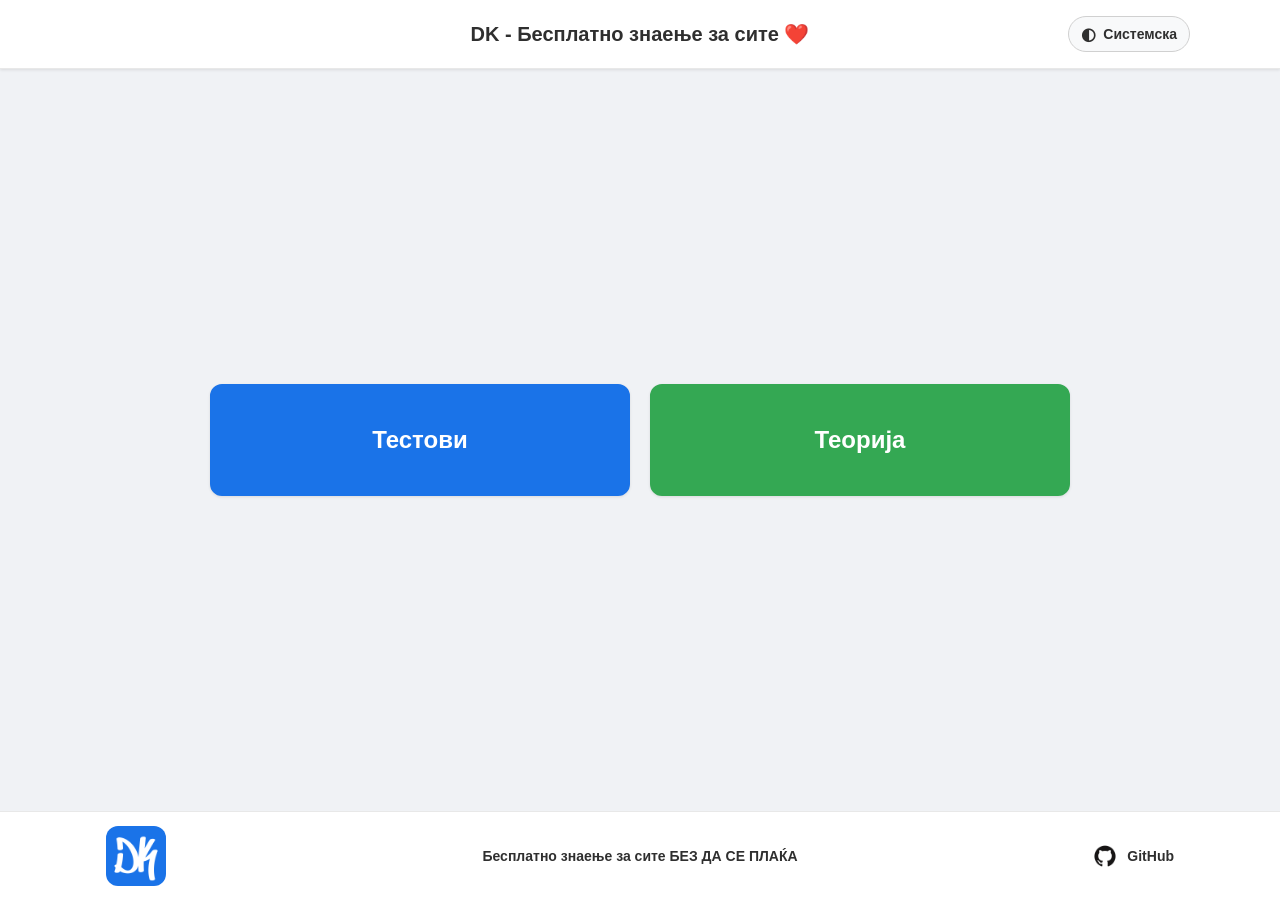
<file: index.html>
<!doctype html>
<html lang="mk">
  <head>
    <meta charset="UTF-8" />
    <meta name="viewport" content="width=device-width, initial-scale=1.0" />
    <link rel="icon" type="image/png" href="assets/images/white dk logo.png" />
    <title>Почетна - Теорија за возачка</title>
    <link rel="stylesheet" href="assets/css/styles.css" />
  </head>
  <body class="home-page">
    <header class="header">
      <nav class="navbar" aria-label="Главна навигација">
        <h1>DK - Бесплатно знаење за сите ❤️</h1>
        <div class="navbar-theme">
          <button class="theme-button" id="themeToggle" type="button" aria-label="Промени тема">
            <span class="theme-icon" aria-hidden="true"></span>
            <span class="theme-name"></span>
          </button>
        </div>
      </nav>
    </header>
    <main class="home-spacer">
      <nav class="home-footer" aria-label="Изберете дел">
        <a class="home-button" href="testovi.html">Тестови</a>
        <a class="home-button home-button-secondary" href="teorija.html">Теорија</a>
      </nav>
    </main>
    <footer class="site-footer">
      <div class="footer-logo">
        <img src="assets/images/white dk logo.png" alt="DK" />
      </div>
      <p class="footer-message">Бесплатно знаење за сите БЕЗ ДА СЕ ПЛАЌА</p>
      <a class="footer-github" href="https://github.com/dule-d" target="_blank" rel="noopener noreferrer">
        <img src="assets/images/github-logo.png" alt="" />
        <span>GitHub</span>
      </a>
    </footer>
    <script src="assets/js/site.js" defer></script>
  </body>
</html>
</file>
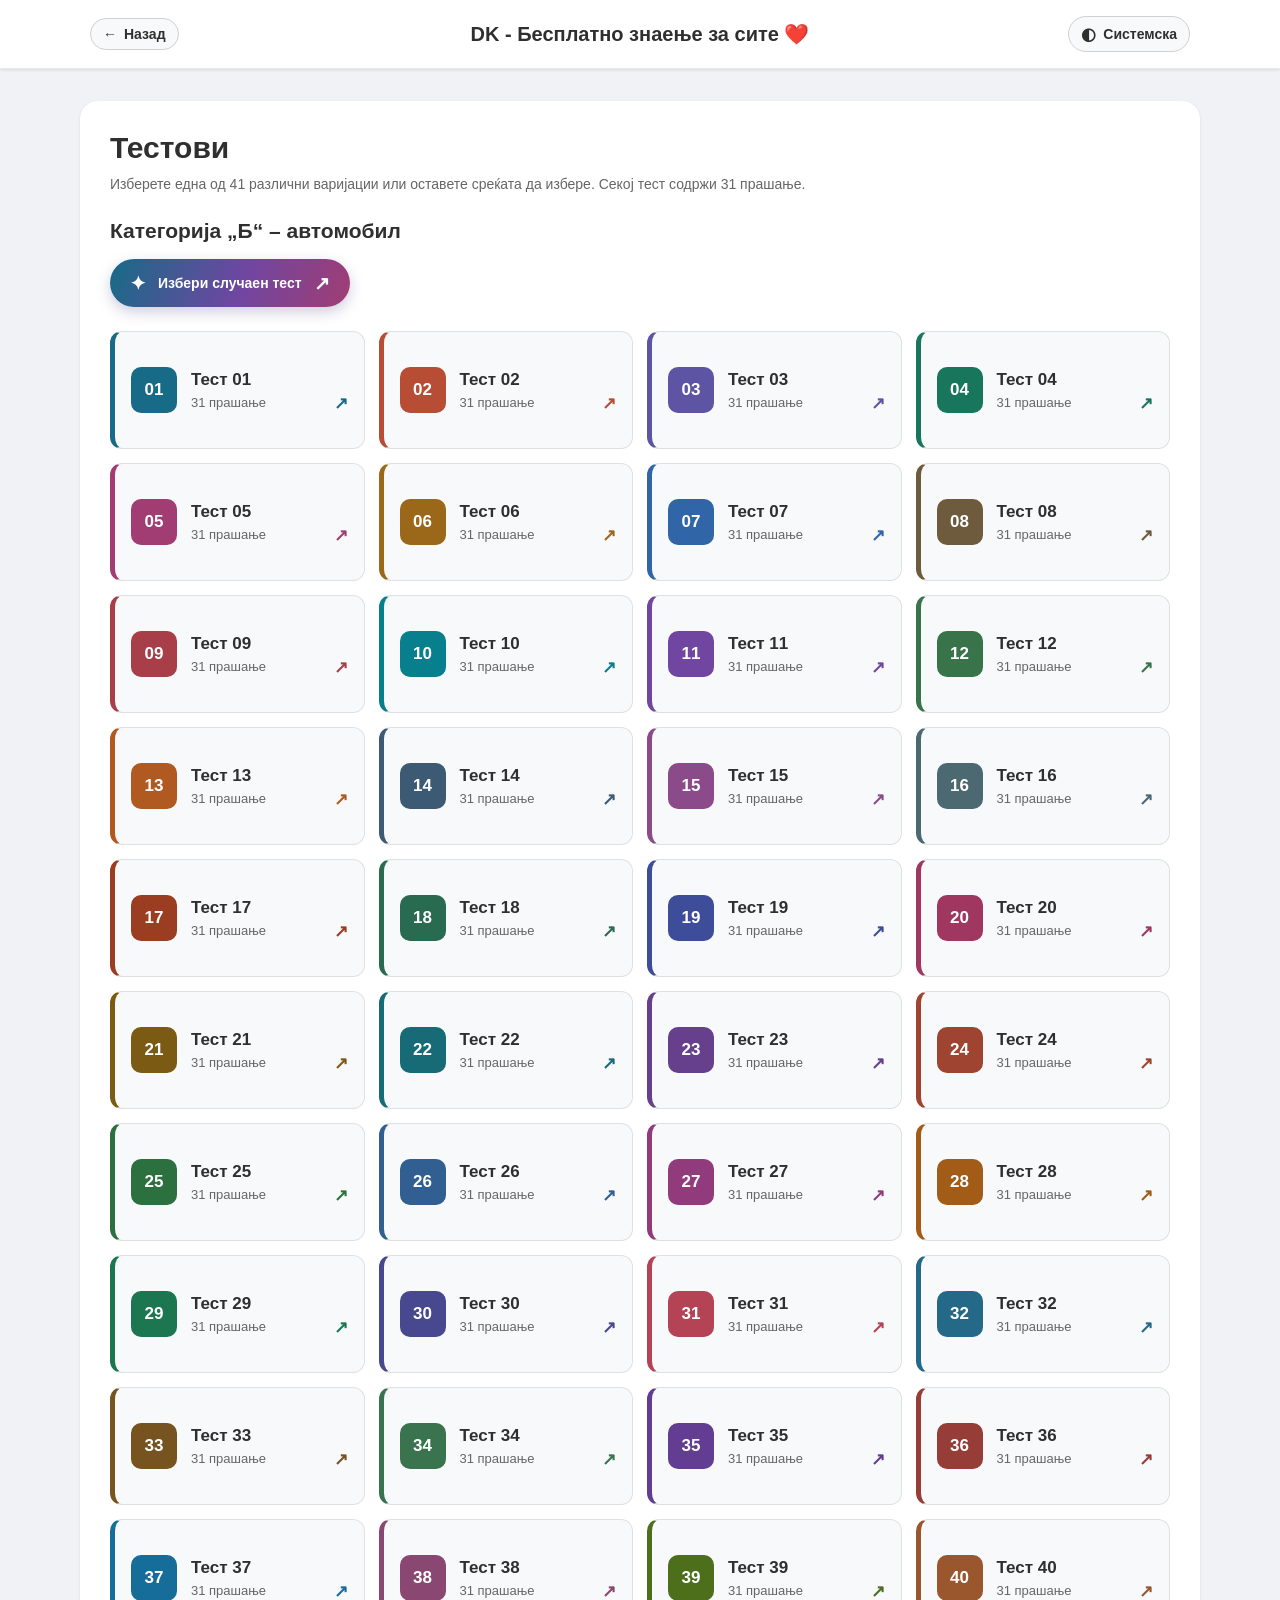
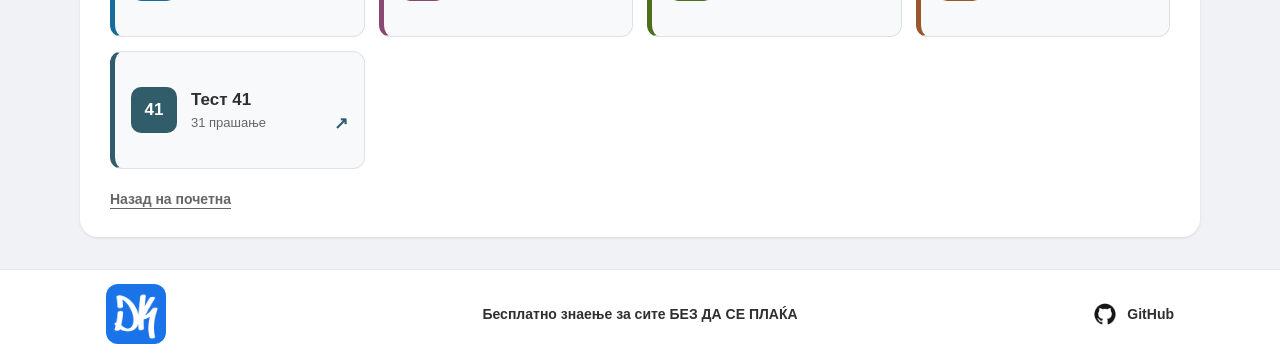
<file: testovi.html>
<!doctype html>
<html lang="mk">
  <head>
    <meta charset="UTF-8" />
    <meta name="viewport" content="width=device-width, initial-scale=1.0" />
    <link rel="icon" type="image/png" href="assets/images/white dk logo.png" />
    <title>Тестови - Теорија за возачка</title>
    <link rel="stylesheet" href="assets/css/styles.css" />
    <link rel="stylesheet" href="test/test.css" />
  </head>
  <body class="testovi-page">
    <header class="header">
      <nav class="navbar" aria-label="Главна навигација">
        <a class="navbar-back" href="index.html" aria-label="Назад на почетна">
          <span aria-hidden="true">&larr;</span>
          <span>Назад</span>
        </a>
        <h1>DK - Бесплатно знаење за сите ❤️</h1>
        <div class="navbar-theme">
          <button class="theme-button" id="themeToggle" type="button" aria-label="Промени тема">
            <span class="theme-icon" aria-hidden="true"></span>
            <span class="theme-name"></span>
          </button>
        </div>
      </nav>
    </header>
    <main class="page-main">
      <section class="test-selector">
        <h2>Тестови</h2>
        <p>Изберете една од 41 различни варијации или оставете среќата да избере. Секој тест содржи 31 прашање.</p>
        <section class="test-category" data-category="Б" aria-labelledby="category-b-title">
          <h3 id="category-b-title">Категорија „Б“ – автомобил</h3>
          <button id="randomTest" class="random-test-button" type="button">
            <span aria-hidden="true">✦</span>
            Избери случаен тест
            <span class="random-test-arrow" aria-hidden="true">↗</span>
          </button>
          <div class="test-card-grid" aria-label="Тестови за категорија Б">
          </div>
        </section>
        <a class="test-selector-back" href="index.html">Назад на почетна</a>
      </section>
    </main>
    <footer class="site-footer">
      <div class="footer-logo">
        <img src="assets/images/white dk logo.png" alt="DK" />
      </div>
      <p class="footer-message">Бесплатно знаење за сите БЕЗ ДА СЕ ПЛАЌА</p>
      <a class="footer-github" href="https://github.com/dule-d" target="_blank" rel="noopener noreferrer">
        <img src="assets/images/github-logo.png" alt="" />
        <span>GitHub</span>
      </a>
    </footer>
    <script src="assets/js/site.js" defer></script>
    <script src="test/themes.js" defer></script>
    <script src="test/test-selector.js" defer></script>
  </body>
</html>
</file>
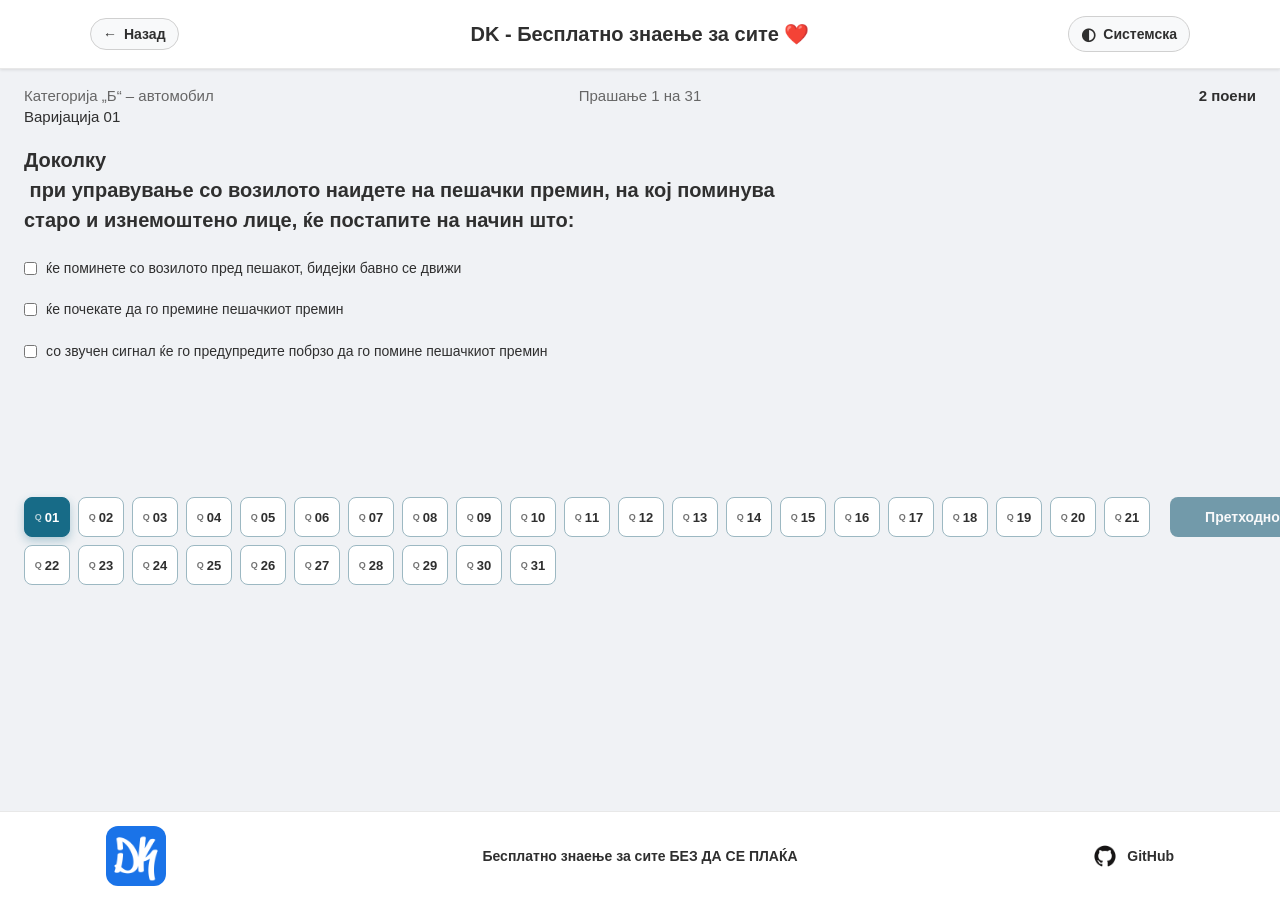
<file: test/test.html>
<!doctype html>
<html lang="mk">
  <head>
    <meta charset="UTF-8" />
    <meta name="viewport" content="width=device-width, initial-scale=1.0" />
    <link rel="icon" type="image/png" href="../assets/images/white dk logo.png" />
    <title>Тест за вежбање - Теорија за возачка</title>
    <link rel="stylesheet" href="../assets/css/styles.css" />
    <link rel="stylesheet" href="test.css" />
  </head>
  <body class="practice-test-page">
    <header class="header">
      <nav class="navbar" aria-label="Главна навигација">
        <a class="navbar-back" href="../testovi.html" aria-label="Назад на тестови">
          <span aria-hidden="true">&larr;</span>
          <span>Назад</span>
        </a>
        <h1>DK - Бесплатно знаење за сите ❤️</h1>
        <div class="navbar-theme">
          <button class="theme-button" id="themeToggle" type="button" aria-label="Промени тема">
            <span class="theme-icon" aria-hidden="true"></span>
            <span class="theme-name"></span>
          </button>
        </div>
      </nav>
    </header>

    <main class="exam-main">
      <div id="testStatus" class="test-status" role="status" aria-live="polite">
        Прашањата се вчитуваат...
      </div>
      <section id="exam" class="exam" aria-label="Тест со 31 прашање" hidden>
        <div class="exam-meta">
          <div class="exam-category">Категорија „Б“ – автомобил <span id="testVariation">Варијација 01</span></div>
          <div id="questionProgress" class="exam-progress">Прашање 1 на 31</div>
          <div id="questionPoints" class="exam-points">0 поени</div>
        </div>
        <section id="questionPanel" class="question-panel" aria-live="polite" tabindex="-1"></section>
        <div id="resultPanel" class="result-panel" role="status" hidden></div>
        <nav class="exam-navigation" aria-label="Навигација низ прашањата">
          <div id="questionNumbers" class="question-numbers"></div>
          <div class="exam-actions">
            <button id="previousQuestion" class="exam-button exam-button-muted" type="button">Претходно</button>
            <button id="nextQuestion" class="exam-button" type="button">Следно</button>
            <button id="finishTest" class="exam-button exam-button-finish" type="button">Заврши тест</button>
          </div>
        </nav>
      </section>
    </main>

    <footer class="site-footer">
      <div class="footer-logo">
        <img src="../assets/images/white dk logo.png" alt="DK" />
      </div>
      <p class="footer-message">Бесплатно знаење за сите БЕЗ ДА СЕ ПЛАЌА</p>
      <a class="footer-github" href="https://github.com/dule-d" target="_blank" rel="noopener noreferrer">
        <img src="../assets/images/github-logo.png" alt="" />
        <span>GitHub</span>
      </a>
    </footer>
    <script src="../assets/js/site.js" defer></script>
    <script src="themes.js" defer></script>
    <script src="test.js" defer></script>
  </body>
</html>
</file>
<file: assets/css/styles.css>
:root {
  color-scheme: light;
  --page-bg: #f0f2f5;
  --surface: #fff;
  --surface-muted: #f8f9fa;
  --surface-hover: #f5f5f5;
  --text: #2f2f2f;
  --text-muted: #666;
  --text-subtle: #888;
  --border: #d0d0d0;
  --border-soft: #e0e0e0;
  --border-muted: #e8e8e8;
  --primary: #1a73e8;
  --primary-hover: #e8f0fe;
  --success: #34a853;
  --success-bg: #e6f4ea;
  --error: #ea4335;
  --error-bg: #fce8e6;
  --reveal-bg: #fff8e1;
  --reveal-border: #ffe082;
  --github-logo-filter: none;
  --shadow: 0 1px 3px rgba(0, 0, 0, 0.1);
}
[data-theme="dark"] {
  color-scheme: dark;
  --page-bg: #151a22;
  --surface: #202733;
  --surface-muted: #283240;
  --surface-hover: #303c4c;
  --text: #e7edf5;
  --text-muted: #b0bdcd;
  --text-subtle: #98a7b9;
  --border: #536174;
  --border-soft: #465365;
  --border-muted: #3a4656;
  --primary: #79adff;
  --primary-hover: #293d59;
  --success: #56c276;
  --success-bg: #203c31;
  --error: #ff746c;
  --error-bg: #482d32;
  --reveal-bg: #443c29;
  --reveal-border: #71613c;
  --github-logo-filter: invert(1);
  --shadow: 0 2px 8px rgba(0, 0, 0, 0.24);
}
@media (prefers-color-scheme: dark) {
  [data-theme="system"] {
    color-scheme: dark;
    --page-bg: #151a22;
    --surface: #202733;
    --surface-muted: #283240;
    --surface-hover: #303c4c;
    --text: #e7edf5;
    --text-muted: #b0bdcd;
    --text-subtle: #98a7b9;
    --border: #536174;
    --border-soft: #465365;
    --border-muted: #3a4656;
    --primary: #79adff;
    --primary-hover: #293d59;
    --success: #56c276;
    --success-bg: #203c31;
    --error: #ff746c;
    --error-bg: #482d32;
    --reveal-bg: #443c29;
    --reveal-border: #71613c;
    --github-logo-filter: invert(1);
    --shadow: 0 2px 8px rgba(0, 0, 0, 0.24);
  }
}
* {
  box-sizing: border-box;
  margin: 0;
  padding: 0;
}
body {
  font-family: "Segoe UI", Arial, sans-serif;
  background: var(--page-bg);
  color: var(--text);
  font-size: 14px;
}
.header {
  background-color: var(--surface) !important;
  color: var(--text) !important;
  padding: 16px 20px;
  position: sticky;
  top: 0;
  z-index: 100;
  border-bottom: 1px solid var(--border-muted);
  box-shadow: var(--shadow);
}
.navbar {
  display: grid;
  grid-template-columns: 1fr auto 1fr;
  align-items: center;
  max-width: 1100px;
  margin: 0 auto;
}
.navbar-back {
  grid-column: 1;
  justify-self: start;
  display: inline-flex;
  align-items: center;
  gap: 7px;
  padding: 7px 12px;
  border: 1px solid var(--border);
  border-radius: 20px;
  background-color: var(--surface-muted) !important;
  color: var(--text) !important;
  border-color: var(--border) !important;
  font-weight: 600;
  text-decoration: none;
  transition: transform 0.15s;
}
.navbar-back:hover {
  background-color: var(--surface-hover) !important;
}
.navbar-back:focus-visible {
  outline: 2px solid var(--primary);
  outline-offset: 3px;
}
.header h1 {
  font-size: 20px;
  font-weight: 600;
  text-align: center;
  grid-column: 2;
}
.navbar-theme {
  grid-column: 3;
  justify-self: end;
  display: flex;
  align-items: center;
  gap: 8px;
}
.container {
  max-width: 1100px;
  margin: 0 auto;
  padding: 16px;
}
.filters {
  background: var(--surface);
  border-radius: 8px;
  padding: 12px 16px;
  margin-bottom: 16px;
  box-shadow: 0 1px 3px rgba(0, 0, 0, 0.1);
  display: flex;
  flex-wrap: wrap;
  align-items: center;
  gap: 8px;
}
.filters > label {
  font-weight: 600;
}
.cat-btn {
  padding: 6px 14px;
  border: 2px solid var(--border);
  border-radius: 20px;
  cursor: pointer;
  background: var(--surface);
  font-size: 13px;
  font-weight: 500;
  transition: all 0.15s;
}
.cat-btn:hover {
  border-color: var(--primary);
}
.cat-btn.active {
  background: var(--primary);
  color: white;
  border-color: var(--primary);
}
.cat-btn.active-all {
  background: var(--success);
  color: white;
  border-color: var(--success);
}
.toggle-group {
  margin-left: auto;
  display: flex;
  align-items: center;
  gap: 8px;
  flex-wrap: wrap;
}
.toggle-group label {
  cursor: pointer;
  user-select: none;
  display: flex;
  align-items: center;
  gap: 4px;
  font-size: 13px;
}
.theme-button {
  display: inline-flex;
  align-items: center;
  justify-content: center;
  gap: 7px;
  min-height: 36px;
  padding: 6px 12px;
  border: 1px solid var(--border);
  border-radius: 20px;
  background-color: var(--surface-muted) !important;
  color: var(--text) !important;
  border-color: var(--border) !important;
  font: inherit;
  font-weight: 600;
  cursor: pointer;
  transition: transform 0.15s;
}
.theme-button:hover {
  background-color: var(--surface-hover) !important;
}
.theme-button:active {
  transform: scale(0.97);
}
.theme-button:focus-visible {
  outline: 2px solid var(--primary);
  outline-offset: 3px;
}
.theme-icon {
  font-size: 17px;
  line-height: 1;
}
.clear-btn {
  padding: 5px 12px;
  border: 1px solid var(--border);
  border-radius: 6px;
  cursor: pointer;
  background: var(--surface);
  font-size: 12px;
}
.clear-btn:hover {
  background: var(--surface-hover);
}
.stats {
  color: var(--text-muted);
  font-size: 13px;
  margin-top: 8px;
  text-align: center;
}
.question {
  background: var(--surface);
  border-radius: 8px;
  margin-bottom: 12px;
  box-shadow: var(--shadow);
  overflow: hidden;
}
.q-header {
  background: var(--surface-muted);
  padding: 10px 16px;
  border-bottom: 1px solid var(--border-muted);
  display: flex;
  justify-content: space-between;
  align-items: center;
  flex-wrap: wrap;
  gap: 8px;
}
.q-number {
  font-weight: 700;
  color: var(--primary);
}
.q-categories {
  color: var(--text-muted);
  font-size: 12px;
}
.q-points {
  color: var(--text-subtle);
  font-size: 12px;
}
.q-body {
  padding: 14px 16px;
}
.q-text {
  font-size: 14px;
  line-height: 1.5;
  margin-bottom: 12px;
  white-space: pre-wrap;
}
.q-image {
  margin-bottom: 12px;
}
.q-image img {
  max-width: 100%;
  max-height: 300px;
  border: 1px solid var(--border-muted);
  border-radius: 4px;
  cursor: pointer;
  transition: opacity 0.15s;
}
.q-image img:hover {
  opacity: 0.85;
}
.answers {
  display: flex;
  flex-direction: column;
  gap: 6px;
}
.answer-option {
  display: flex;
  align-items: flex-start;
  gap: 8px;
  padding: 8px 10px;
  border: 1px solid var(--border-soft);
  border-radius: 6px;
  cursor: pointer;
  transition: all 0.15s;
}
.answer-option:hover {
  background: var(--surface-hover);
}
.answer-option.correct-ans {
  background: var(--success-bg);
  border-color: var(--success);
}
.answer-option.wrong-ans {
  background: var(--error-bg);
  border-color: var(--error);
}
.answer-option input {
  margin-top: 3px;
}
.answer-text {
  flex: 1;
}
.answer-image {
  max-width: 180px;
  max-height: 120px;
  object-fit: contain;
}
.badge {
  font-size: 11px;
  font-weight: 600;
  padding: 1px 7px;
  border-radius: 10px;
  white-space: nowrap;
}
.badge-ok {
  background: var(--success);
  color: white;
}
.badge-no {
  background: var(--error);
  color: white;
}
.reveal-btn {
  padding: 4px 12px;
  border: 1px solid var(--primary);
  border-radius: 6px;
  cursor: pointer;
  background: var(--surface);
  color: var(--primary);
  font-size: 12px;
  font-weight: 500;
  margin-top: 10px;
  transition: all 0.15s;
}
.reveal-btn:hover {
  background: var(--primary-hover);
}
.reveal-answer {
  margin-top: 8px;
  padding: 8px 12px;
  background: var(--reveal-bg);
  border: 1px solid var(--reveal-border);
  border-radius: 6px;
  font-size: 13px;
  display: none;
}
.reveal-answer.show {
  display: block;
}
.matching-grid {
  display: flex;
  flex-wrap: wrap;
  gap: 20px;
}
.matching-images {
  display: flex;
  flex-wrap: wrap;
  gap: 10px;
  flex: 1;
  min-width: 260px;
}
.matching-img-box {
  text-align: center;
  border: 1px solid var(--border-muted);
  border-radius: 6px;
  padding: 8px;
  background: var(--surface-muted);
  width: 130px;
}
.matching-img-box img {
  max-width: 110px;
  max-height: 85px;
  cursor: pointer;
  border-radius: 3px;
}
.matching-img-box .img-label {
  font-size: 11px;
  color: var(--text-subtle);
  margin-top: 4px;
}
.matching-img-box select {
  margin-top: 4px;
  padding: 2px 4px;
  font-size: 12px;
  width: 50px;
}
.matching-answers {
  flex: 1;
  min-width: 260px;
}
.matching-answer-row {
  display: flex;
  align-items: center;
  gap: 8px;
  padding: 3px 0;
}
.matching-answer-row .num {
  width: 24px;
  font-weight: 600;
  color: var(--text-muted);
  text-align: right;
}
.matching-answer-row .text {
  flex: 1;
}
.match-status {
  font-size: 11px;
  display: block;
  margin-top: 2px;
}
.fill-in-box {
  display: flex;
  align-items: center;
  gap: 8px;
  margin-top: 8px;
  flex-wrap: wrap;
}
.fill-in-box input {
  padding: 6px 8px;
  border: 1px solid var(--border);
  border-radius: 4px;
  font-size: 14px;
  width: 120px;
}
.fill-in-box input:focus {
  border-color: var(--primary);
  outline: none;
}
.fill-in-box .fill-status {
  font-size: 13px;
  font-weight: 600;
}
.fill-ok {
  color: var(--success);
}
.fill-no {
  color: var(--error);
}
.lightbox {
  display: none;
  position: fixed;
  z-index: 1000;
  top: 0;
  left: 0;
  width: 100%;
  height: 100%;
  background: rgba(0, 0, 0, 0.85);
  cursor: pointer;
}
.lightbox img {
  display: block;
  max-width: 90%;
  max-height: 90%;
  margin: auto;
  position: absolute;
  top: 50%;
  left: 50%;
  transform: translate(-50%, -50%);
}
.lightbox .close {
  position: absolute;
  top: 16px;
  right: 24px;
  color: white;
  font-size: 36px;
  font-weight: bold;
  cursor: pointer;
  line-height: 1;
}
@media (max-width: 600px) {
  .header {
    padding: 12px 14px;
  }
  .navbar {
    grid-template-columns: auto minmax(0, 1fr) auto;
    gap: 8px;
  }
  .navbar-back {
    grid-column: 1;
    gap: 4px;
    padding: 6px 8px;
    font-size: 12px;
  }
  .header h1 {
    grid-column: 2;
    min-width: 0;
    overflow: hidden;
    font-size: 14px;
    text-overflow: ellipsis;
    white-space: nowrap;
  }
  .navbar-theme {
    grid-column: 3;
    gap: 5px;
  }
  .theme-button {
    min-height: 34px;
    gap: 5px;
    padding: 5px 9px;
    font-size: 12px;
  }
  .filters {
    flex-direction: column;
    align-items: stretch;
  }
  .toggle-group {
    margin-left: 0;
  }
}
.site-footer {
  display: grid;
  grid-template-columns: 1fr auto 1fr;
  align-items: center;
  gap: 16px;
  min-height: 88px;
  padding: 14px max(20px, calc((100vw - 1100px) / 2 + 16px));
  border-top: 1px solid var(--border-muted);
  background: var(--surface);
  color: var(--text);
}
.home-page,
.testovi-page {
  display: flex;
  min-height: 100vh;
  flex-direction: column;
}
.home-spacer {
  display: grid;
  flex: 1;
  place-items: center;
}
.home-footer {
  display: grid;
  grid-template-columns: repeat(2, minmax(0, 1fr));
  gap: 20px;
  width: min(900px, 100%);
  margin: auto;
  padding: 32px 20px;
}
.home-button {
  display: inline-flex;
  min-height: 112px;
  align-items: center;
  justify-content: center;
  padding: 20px;
  border: 2px solid var(--primary);
  border-radius: 12px;
  background: var(--primary);
  color: #fff;
  font-size: 24px;
  font-weight: 700;
  text-align: center;
  text-decoration: none;
  box-shadow: var(--shadow);
  transition: transform 0.15s, filter 0.15s;
}
.home-button:hover {
  filter: brightness(1.08);
  transform: translateY(-2px);
}
.home-button:focus-visible {
  outline: 3px solid var(--success);
  outline-offset: 3px;
}
.home-button-secondary {
  border-color: var(--success);
  background: var(--success);
}
.page-main {
  display: grid;
  flex: 1;
  place-items: center;
  padding: 32px 16px;
}
.empty-state {
  width: min(560px, 100%);
  padding: 32px;
  border-radius: 12px;
  background: var(--surface);
  box-shadow: var(--shadow);
  text-align: center;
}
.empty-state h2 {
  margin-bottom: 12px;
  font-size: 28px;
}
.empty-state p {
  margin-bottom: 24px;
  color: var(--text-muted);
  line-height: 1.6;
}
.empty-state .home-button {
  min-height: 52px;
  padding: 12px 20px;
  font-size: 16px;
}
.footer-logo {
  justify-self: start;
  display: grid;
  width: 60px;
  height: 60px;
  place-items: center;
  border-radius: 12px;
  background: var(--primary);
}
.footer-logo img {
  display: block;
  width: 52px;
  height: 52px;
  object-fit: contain;
}
.footer-message {
  text-align: center;
  font-weight: 600;
}
.footer-github {
  justify-self: end;
  display: inline-flex;
  align-items: center;
  gap: 8px;
  color: var(--text);
  text-decoration: none;
  font-weight: 600;
}
.footer-github:hover {
  text-decoration: underline;
}
.footer-github img {
  width: 28px;
  height: 28px;
  filter: var(--github-logo-filter);
}
@media (max-width: 600px) {
  .home-footer {
    gap: 12px;
    padding: 24px 14px 32px;
  }
  .home-button {
    min-height: 90px;
    padding: 14px 8px;
    font-size: 20px;
  }
  .empty-state {
    padding: 24px 18px;
  }
  .site-footer {
    grid-template-columns: auto 1fr auto;
    gap: 10px;
    padding: 14px;
  }
  .footer-logo img {
    width: 36px;
    height: 36px;
  }
  .footer-logo {
    width: 44px;
    height: 44px;
  }
  .footer-message {
    font-size: 11px;
  }
  .footer-github {
    gap: 4px;
    font-size: 12px;
  }
  .footer-github img {
    width: 22px;
    height: 22px;
  }
}
</file>
<file: test/test.css>
.practice-test-page {
  min-height: 100vh;
  display: flex;
  flex-direction: column;
}
.exam-main {
  width: min(100%, 1380px);
  margin: 0 auto;
  padding: 18px 24px 28px;
  flex: 1;
}
.test-status {
  margin: 28px auto;
  color: var(--text-muted);
  text-align: center;
}
.test-status.is-error {
  color: var(--error);
}
.exam-meta {
  display: grid;
  grid-template-columns: 1fr 1fr 1fr;
  align-items: start;
  gap: 12px;
  margin-bottom: 20px;
  color: var(--text-muted);
  font-size: 15px;
}
.exam-category span {
  display: block;
  margin-top: 4px;
  color: var(--text);
}
.exam-progress {
  text-align: center;
}
.exam-points {
  color: var(--text);
  text-align: right;
  font-weight: 600;
}
.question-panel {
  min-height: 330px;
}
.exam-question {
  color: var(--text);
  font-size: 20px;
  line-height: 1.5;
  white-space: pre-wrap;
  margin-bottom: 16px;
}
.exam-image {
  margin: 14px 0 18px;
}
.exam-image img {
  display: block;
  max-width: 100%;
  max-height: 340px;
  object-fit: contain;
  border-radius: 4px;
}
.exam-answers {
  display: flex;
  flex-direction: column;
  gap: 7px;
}
.exam-answer {
  display: flex;
  align-items: flex-start;
  gap: 9px;
  padding: 7px 0;
  color: var(--text);
  line-height: 1.45;
  cursor: pointer;
}
.exam-answer input {
  flex: 0 0 auto;
  margin-top: 4px;
  accent-color: var(--primary);
}
.exam-answer.is-correct {
  color: var(--success);
}
.exam-answer.is-incorrect {
  color: var(--error);
}
.exam-answer-image {
  display: block;
  max-width: 180px;
  max-height: 130px;
  object-fit: contain;
}
.matching-image-list {
  display: flex;
  flex-wrap: wrap;
  gap: 14px;
  margin: 10px 0 20px;
}
.matching-image-item {
  display: flex;
  width: 110px;
  flex-direction: column;
  align-items: center;
  gap: 7px;
}
.matching-image-item img {
  width: 92px;
  height: 82px;
  object-fit: contain;
}
.matching-image-item input {
  width: 60px;
  height: 36px;
  border: 1px solid var(--border);
  border-radius: 6px;
  background: var(--surface);
  color: var(--text);
  font: inherit;
  text-align: center;
}
.matching-image-item input[aria-invalid="false"] {
  border-color: var(--success);
  background: var(--success-bg);
}
.matching-image-item input[aria-invalid="true"] {
  border-color: var(--error);
  background: var(--error-bg);
}
.matching-answer-list {
  display: grid;
  gap: 8px;
  color: var(--text);
  line-height: 1.45;
}
.matching-answer-row {
  display: grid;
  grid-template-columns: 22px 1fr;
  gap: 4px;
}
.matching-answer-row strong {
  font-weight: 500;
}
.fill-answer {
  display: flex;
  align-items: center;
  flex-wrap: wrap;
  gap: 10px;
  color: var(--text);
}
.fill-answer input {
  width: min(260px, 100%);
  min-height: 40px;
  padding: 8px 10px;
  border: 1px solid var(--border);
  border-radius: 6px;
  background: var(--surface);
  color: var(--text);
  font: inherit;
}
.fill-correct-answer {
  margin-top: 10px;
  color: var(--success);
  font-weight: 600;
}
.exam-navigation {
  display: flex;
  align-items: flex-start;
  gap: 20px;
  margin-top: 22px;
}
.question-numbers {
  display: grid;
  grid-template-columns: repeat(21, 46px);
  gap: 8px;
}
.question-number {
  display: inline-flex;
  width: 46px;
  height: 40px;
  align-items: center;
  justify-content: center;
  gap: 3px;
  border: 1px solid color-mix(in srgb, var(--exam-accent) 34%, var(--border-soft));
  border-radius: 8px;
  background: var(--surface);
  color: var(--text);
  font: inherit;
  font-size: 13px;
  font-weight: 700;
  cursor: pointer;
  transition: background 0.15s, color 0.15s, transform 0.15s;
}
.question-number span {
  font-size: 9px;
  font-weight: 800;
  opacity: 0.68;
}
.question-number:hover,
.question-number:focus-visible {
  border-color: var(--exam-accent);
  transform: translateY(-2px);
}
.question-number.is-current {
  border-color: var(--exam-accent);
  background: var(--exam-accent);
  color: #fff;
  box-shadow: 0 4px 10px color-mix(in srgb, var(--exam-accent) 30%, transparent);
}
.question-number.is-answered:not(.is-current) {
  border-color: var(--success);
  box-shadow: inset 0 -3px 0 var(--success);
}
.question-number.is-wrong:not(.is-current) {
  border-color: var(--error);
  box-shadow: inset 0 -3px 0 var(--error);
}
.exam-actions {
  display: flex;
  flex: 0 0 auto;
  gap: 12px;
  margin-left: auto;
}
.exam-button {
  min-width: 145px;
  min-height: 40px;
  padding: 8px 16px;
  border: 0;
  border-radius: 8px;
  background: var(--exam-accent, #2384b8);
  color: #fff;
  font: inherit;
  font-weight: 650;
  cursor: pointer;
  transition: background 0.15s, transform 0.15s;
}
.exam-button:hover:not(:disabled) {
  background: var(--exam-accent-hover, #176b87);
  transform: translateY(-1px);
}
.exam-button:focus-visible,
.question-number:focus-visible {
  outline: 2px solid var(--primary);
  outline-offset: 2px;
}
.exam-button:disabled {
  cursor: not-allowed;
  opacity: 0.55;
}
.exam-button-muted {
  background: var(--exam-accent-hover, #176b87);
}
.exam-button-finish {
  display: none;
  background: var(--success);
}
.exam-button-finish.is-visible {
  display: inline-block;
}
.result-panel {
  margin: 14px 0;
  padding: 14px 16px;
  border: 1px solid var(--border-soft);
  border-radius: 8px;
  background: var(--surface-muted);
  color: var(--text);
  line-height: 1.5;
}
.result-panel strong {
  color: var(--primary);
  font-size: 18px;
}
.result-panel button {
  margin-left: 12px;
  padding: 6px 10px;
  border: 1px solid var(--exam-accent);
  border-radius: 8px;
  background: var(--surface);
  color: var(--exam-accent);
  font: inherit;
  cursor: pointer;
}
@supports not (background: color-mix(in srgb, #000, #fff)) {
  .question-number {
    border-color: var(--border-soft);
  }
  .exam-button-muted {
    background: var(--exam-accent-hover, #176b87);
  }
}
.test-selector {
  width: min(1120px, 100%);
  margin: auto;
  padding: 30px;
  border-radius: 18px;
  background: var(--surface);
  box-shadow: var(--shadow);
}
.test-selector h2 {
  margin-bottom: 8px;
  font-size: 30px;
}
.test-selector > p {
  margin-bottom: 24px;
  color: var(--text-muted);
  line-height: 1.6;
}
.test-category h3 {
  margin-bottom: 16px;
  color: var(--text);
  font-size: 21px;
}
.test-card-grid {
  display: grid;
  grid-template-columns: repeat(4, minmax(0, 1fr));
  gap: 14px;
}
.test-card {
  --card-accent: #176b87;
  display: grid;
  min-height: 118px;
  grid-template-columns: 48px 1fr;
  grid-template-rows: 1fr 1fr;
  align-items: center;
  gap: 0 12px;
  padding: 16px;
  border: 1px solid var(--border-soft);
  border-left: 5px solid var(--card-accent);
  border-radius: 12px;
  background: var(--surface-muted);
  color: var(--text);
  text-decoration: none;
  transition: transform 0.16s, box-shadow 0.16s, background 0.16s;
}
.test-card:hover {
  transform: translateY(-3px);
  background: var(--surface);
  box-shadow: 0 8px 18px color-mix(in srgb, var(--card-accent) 20%, transparent);
}
.test-card:focus-visible {
  outline: 3px solid var(--card-accent);
  outline-offset: 3px;
}
.test-card-number {
  display: grid;
  width: 46px;
  height: 46px;
  grid-row: 1 / span 2;
  place-items: center;
  border-radius: 10px;
  background: var(--card-accent);
  color: #fff;
  font-size: 17px;
  font-weight: 800;
}
.test-card-title {
  align-self: end;
  font-size: 17px;
  font-weight: 700;
}
.test-card-detail {
  display: flex;
  align-self: start;
  justify-content: space-between;
  margin-top: 5px;
  color: var(--text-muted);
  font-size: 13px;
}
.test-card-detail span {
  color: var(--card-accent);
  font-size: 17px;
  font-weight: 800;
  line-height: 1;
}
.random-test-button {
  display: inline-flex;
  min-height: 48px;
  align-items: center;
  gap: 12px;
  margin-bottom: 24px;
  padding: 11px 20px;
  border: 0;
  border-radius: 999px;
  background: linear-gradient(110deg, #176b87, #7046a1 55%, #a13d72);
  color: #fff;
  font: inherit;
  font-weight: 700;
  cursor: pointer;
  box-shadow: 0 5px 14px rgba(67, 61, 131, 0.25);
  transition: transform 0.16s, box-shadow 0.16s;
}
.random-test-button:hover {
  transform: translateY(-2px);
  box-shadow: 0 8px 18px rgba(67, 61, 131, 0.32);
}
.random-test-button:focus-visible {
  outline: 3px solid var(--primary);
  outline-offset: 3px;
}
.random-test-button > span:first-child,
.random-test-arrow {
  font-size: 19px;
}
.test-selector-back {
  display: inline-block;
  margin-top: 22px;
  color: var(--text-muted);
  font-weight: 600;
  text-decoration-thickness: 1px;
  text-underline-offset: 4px;
}
@media (max-width: 1000px) {
  .exam-navigation {
    flex-direction: column;
  }
  .question-numbers {
    grid-template-columns: repeat(15, 46px);
  }
  .exam-actions {
    margin-left: 0;
  }
  .test-card-grid {
    grid-template-columns: repeat(3, minmax(0, 1fr));
  }
}
@media (max-width: 640px) {
  .exam-main {
    padding: 14px 16px 24px;
  }
  .exam-meta {
    font-size: 13px;
  }
  .exam-question {
    font-size: 17px;
  }
  .question-numbers {
    grid-template-columns: repeat(6, 46px);
    gap: 7px;
  }
  .exam-actions {
    width: 100%;
    gap: 8px;
  }
  .exam-button {
    min-width: 0;
    flex: 1;
    padding: 8px;
  }
  .result-panel button {
    display: block;
    margin: 10px 0 0;
  }
  .test-selector {
    padding: 22px 16px;
  }
  .test-selector h2 {
    font-size: 25px;
  }
  .test-card-grid {
    grid-template-columns: repeat(2, minmax(0, 1fr));
    gap: 10px;
  }
  .random-test-button {
    width: 100%;
    justify-content: center;
  }
  .test-card {
    min-height: 104px;
    grid-template-columns: 38px 1fr;
    gap: 0 8px;
    padding: 12px 9px;
  }
  .test-card-number {
    width: 38px;
    height: 38px;
    font-size: 14px;
  }
  .test-card-title {
    font-size: 15px;
  }
  .test-card-detail {
    font-size: 11px;
  }
}
</file>
